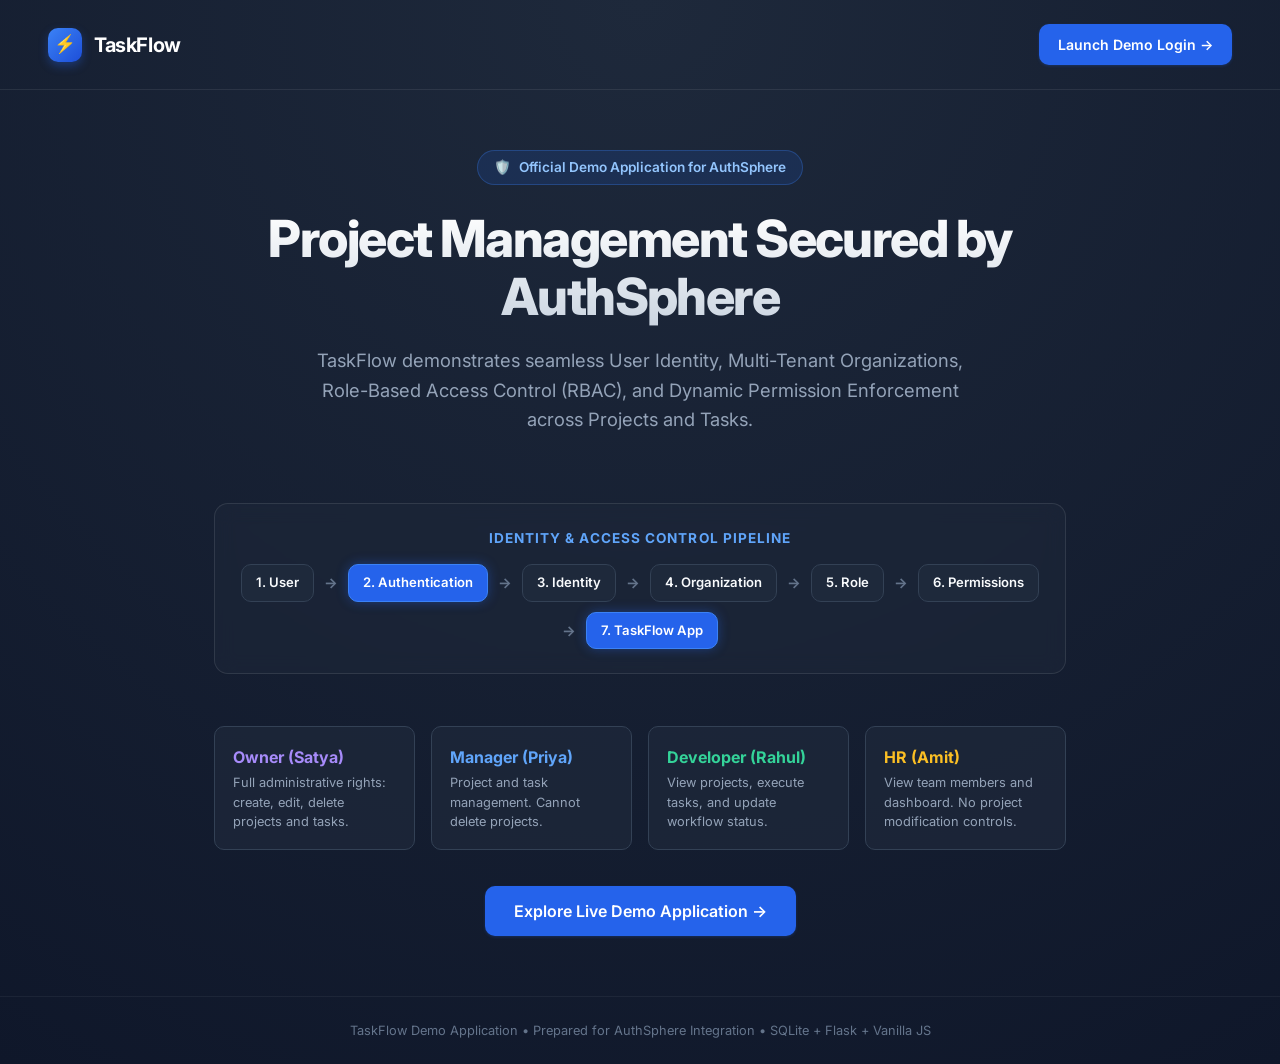
<file: Backend/templates/index.html>
<!DOCTYPE html>
<html lang="en">
<head>
  <meta charset="UTF-8">
  <meta name="viewport" content="width=device-width, initial-scale=1.0">
  <title>TaskFlow - Project Management Secured by AuthSphere</title>
  <meta name="description" content="TaskFlow is a modern project-management demo application showcasing AuthSphere identity, organization, role-based access control (RBAC), and permission enforcement.">
  <link rel="stylesheet" href="/static/style.css">
</head>
<body class="auth-page-container">

  <!-- Top Navigation -->
  <nav class="landing-nav">
    <div class="brand-logo">
      <div class="brand-icon">⚡</div>
      <span>TaskFlow</span>
    </div>
    <div>
      <a href="/login.html" class="btn btn-primary" id="landing-login-btn">Launch Demo Login →</a>
    </div>
  </nav>

  <!-- Hero Section -->
  <main class="landing-hero">
    <div class="hero-badge">
      <span>🛡️</span> Official Demo Application for AuthSphere
    </div>

    <h1 class="hero-title">
      Project Management Secured by AuthSphere
    </h1>

    <p class="hero-subtitle">
      TaskFlow demonstrates seamless User Identity, Multi-Tenant Organizations, Role-Based Access Control (RBAC), and Dynamic Permission Enforcement across Projects and Tasks.
    </p>

    <!-- Architecture Pipeline Diagram -->
    <div class="pipeline-box">
      <div class="pipeline-title">Identity & Access Control Pipeline</div>
      <div class="pipeline-steps">
        <div class="pipeline-step">1. User</div>
        <div class="pipeline-arrow">→</div>
        <div class="pipeline-step highlight">2. Authentication</div>
        <div class="pipeline-arrow">→</div>
        <div class="pipeline-step">3. Identity</div>
        <div class="pipeline-arrow">→</div>
        <div class="pipeline-step">4. Organization</div>
        <div class="pipeline-arrow">→</div>
        <div class="pipeline-step">5. Role</div>
        <div class="pipeline-arrow">→</div>
        <div class="pipeline-step">6. Permissions</div>
        <div class="pipeline-arrow">→</div>
        <div class="pipeline-step highlight">7. TaskFlow App</div>
      </div>
    </div>

    <!-- Features & Roles Preview -->
    <div style="display: grid; grid-template-columns: repeat(auto-fit, minmax(200px, 1fr)); gap: 16px; width: 100%; margin: 20px 0 36px;">
      <div style="background: rgba(30,41,59,0.7); border: 1px solid #334155; padding: 18px; border-radius: 10px; text-align: left;">
        <div style="font-weight: 700; color: #a78bfa; margin-bottom: 4px;">Owner (Satya)</div>
        <div style="font-size: 0.8rem; color: #94a3b8;">Full administrative rights: create, edit, delete projects and tasks.</div>
      </div>
      <div style="background: rgba(30,41,59,0.7); border: 1px solid #334155; padding: 18px; border-radius: 10px; text-align: left;">
        <div style="font-weight: 700; color: #60a5fa; margin-bottom: 4px;">Manager (Priya)</div>
        <div style="font-size: 0.8rem; color: #94a3b8;">Project and task management. Cannot delete projects.</div>
      </div>
      <div style="background: rgba(30,41,59,0.7); border: 1px solid #334155; padding: 18px; border-radius: 10px; text-align: left;">
        <div style="font-weight: 700; color: #34d399; margin-bottom: 4px;">Developer (Rahul)</div>
        <div style="font-size: 0.8rem; color: #94a3b8;">View projects, execute tasks, and update workflow status.</div>
      </div>
      <div style="background: rgba(30,41,59,0.7); border: 1px solid #334155; padding: 18px; border-radius: 10px; text-align: left;">
        <div style="font-weight: 700; color: #fbbf24; margin-bottom: 4px;">HR (Amit)</div>
        <div style="font-size: 0.8rem; color: #94a3b8;">View team members and dashboard. No project modification controls.</div>
      </div>
    </div>

    <div>
      <a href="/login.html" class="btn btn-primary" style="padding: 12px 28px; font-size: 1rem;" id="cta-start-btn">Explore Live Demo Application →</a>
    </div>
  </main>

  <footer style="text-align: center; padding: 24px; color: #64748b; font-size: 0.8rem; border-top: 1px solid rgba(255,255,255,0.05);">
    TaskFlow Demo Application • Prepared for AuthSphere Integration • SQLite + Flask + Vanilla JS
  </footer>

</body>
</html>
</file>
<file: static/style.css>
/* ==========================================================================
   TaskFlow - Modern & Professional Project Management Stylesheet
   Designed as the demo application for AuthSphere RBAC & Identity
   ========================================================================== */

@import url('https://fonts.googleapis.com/css2?family=Inter:wght@300;400;500;600;700;800&display=swap');

:root {
  /* Color Palette */
  --bg-main: #f8fafc;
  --bg-surface: #ffffff;
  --bg-surface-hover: #f1f5f9;
  --bg-sidebar: #0f172a;
  --bg-sidebar-hover: #1e293b;
  --bg-sidebar-active: #2563eb;
  
  --text-primary: #0f172a;
  --text-secondary: #475569;
  --text-muted: #94a3b8;
  --text-inverse: #ffffff;
  
  --border-color: #e2e8f0;
  --border-light: #f1f5f9;
  --border-focus: #3b82f6;
  
  --primary: #2563eb;
  --primary-hover: #1d4ed8;
  --primary-light: #eff6ff;
  
  --success: #10b981;
  --success-light: #ecfdf5;
  --success-text: #047857;
  
  --warning: #f59e0b;
  --warning-light: #fffbeb;
  --warning-text: #b45309;
  
  --danger: #ef4444;
  --danger-light: #fef2f2;
  --danger-text: #b91c1c;
  
  --purple: #8b5cf6;
  --purple-light: #f5f3ff;
  --purple-text: #6d28d9;

  /* Typography & Sizing */
  --font-sans: 'Inter', -apple-system, BlinkMacSystemFont, "Segoe UI", Roboto, sans-serif;
  --sidebar-width: 260px;
  --radius-sm: 6px;
  --radius-md: 10px;
  --radius-lg: 14px;
  --radius-full: 9999px;
  
  --shadow-sm: 0 1px 2px 0 rgba(0, 0, 0, 0.05);
  --shadow-md: 0 4px 6px -1px rgba(0, 0, 0, 0.07), 0 2px 4px -2px rgba(0, 0, 0, 0.05);
  --shadow-lg: 0 10px 15px -3px rgba(0, 0, 0, 0.08), 0 4px 6px -4px rgba(0, 0, 0, 0.04);
  --shadow-xl: 0 20px 25px -5px rgba(0, 0, 0, 0.1), 0 8px 10px -6px rgba(0, 0, 0, 0.04);
  
  --transition: all 0.2s cubic-bezier(0.4, 0, 0.2, 1);
}

/* Base Styles */
* {
  box-sizing: border-box;
  margin: 0;
  padding: 0;
}

body {
  font-family: var(--font-sans);
  background-color: var(--bg-main);
  color: var(--text-primary);
  line-height: 1.5;
  -webkit-font-smoothing: antialiased;
}

a {
  color: inherit;
  text-decoration: none;
}

button, input, select, textarea {
  font-family: inherit;
}

/* ==========================================================================
   APP LAYOUT (Sidebar + Main Content Area)
   ========================================================================== */
.app-container {
  display: flex;
  min-height: 100vh;
  width: 100vw;
  overflow-x: hidden;
}

/* Sidebar */
.sidebar {
  width: var(--sidebar-width);
  background-color: var(--bg-sidebar);
  color: #94a3b8;
  display: flex;
  flex-direction: column;
  flex-shrink: 0;
  border-right: 1px solid #1e293b;
  position: sticky;
  top: 0;
  height: 100vh;
  z-index: 40;
}

.sidebar-header {
  padding: 24px 20px 18px;
  border-bottom: 1px solid #1e293b;
}

.brand-logo {
  display: flex;
  align-items: center;
  gap: 12px;
  color: #ffffff;
  font-weight: 700;
  font-size: 1.25rem;
  letter-spacing: -0.02em;
}

.brand-icon {
  width: 34px;
  height: 34px;
  background: linear-gradient(135deg, #3b82f6, #1d4ed8);
  border-radius: var(--radius-md);
  display: flex;
  align-items: center;
  justify-content: center;
  color: #ffffff;
  font-size: 1.1rem;
  box-shadow: 0 4px 10px rgba(37, 99, 235, 0.35);
}

.org-pill {
  margin-top: 10px;
  display: inline-flex;
  align-items: center;
  gap: 6px;
  background: #1e293b;
  color: #cbd5e1;
  padding: 4px 10px;
  border-radius: var(--radius-sm);
  font-size: 0.78rem;
  font-weight: 500;
}

.org-indicator {
  width: 6px;
  height: 6px;
  background-color: #10b981;
  border-radius: 50%;
}

.sidebar-nav {
  padding: 20px 12px;
  flex: 1;
  overflow-y: auto;
  display: flex;
  flex-direction: column;
  gap: 22px;
}

.nav-section-title {
  font-size: 0.72rem;
  text-transform: uppercase;
  letter-spacing: 0.08em;
  color: #64748b;
  font-weight: 600;
  padding: 0 10px 6px;
}

.nav-list {
  list-style: none;
  display: flex;
  flex-direction: column;
  gap: 4px;
}

.nav-link {
  display: flex;
  align-items: center;
  gap: 12px;
  padding: 10px 14px;
  color: #94a3b8;
  font-size: 0.9rem;
  font-weight: 500;
  border-radius: var(--radius-md);
  transition: var(--transition);
}

.nav-link:hover {
  background-color: var(--bg-sidebar-hover);
  color: #ffffff;
}

.nav-link.active {
  background-color: var(--bg-sidebar-active);
  color: #ffffff;
  font-weight: 600;
  box-shadow: 0 4px 12px rgba(37, 99, 235, 0.3);
}

.nav-icon {
  font-size: 1.1rem;
  width: 20px;
  text-align: center;
}

/* Sidebar Footer Profile Area */
.sidebar-footer {
  padding: 16px 14px;
  border-top: 1px solid #1e293b;
  background-color: #0b1120;
}

.user-profile-widget {
  display: flex;
  align-items: center;
  justify-content: space-between;
  gap: 10px;
}

.user-info-wrapper {
  display: flex;
  align-items: center;
  gap: 10px;
  min-width: 0;
}

.user-avatar {
  width: 36px;
  height: 36px;
  border-radius: 50%;
  background: #334155;
  color: #ffffff;
  display: flex;
  align-items: center;
  justify-content: center;
  font-weight: 700;
  font-size: 0.9rem;
  flex-shrink: 0;
  border: 2px solid #475569;
}

.user-text {
  min-width: 0;
}

.user-name {
  font-size: 0.88rem;
  font-weight: 600;
  color: #f8fafc;
  white-space: nowrap;
  overflow: hidden;
  text-overflow: ellipsis;
}

.user-role-badge {
  display: inline-block;
  font-size: 0.72rem;
  font-weight: 600;
  padding: 1px 8px;
  border-radius: var(--radius-full);
  margin-top: 2px;
}

.btn-logout-icon {
  background: transparent;
  border: none;
  color: #64748b;
  padding: 8px;
  border-radius: var(--radius-sm);
  cursor: pointer;
  transition: var(--transition);
  font-size: 1.1rem;
}

.btn-logout-icon:hover {
  background-color: #1e293b;
  color: #ef4444;
}

/* Main Content Wrapper */
.main-wrapper {
  flex: 1;
  display: flex;
  flex-direction: column;
  min-width: 0;
  background-color: var(--bg-main);
}

/* Top Navigation Bar */
.top-navbar {
  height: 68px;
  background-color: var(--bg-surface);
  border-bottom: 1px solid var(--border-color);
  display: flex;
  align-items: center;
  justify-content: space-between;
  padding: 0 32px;
  position: sticky;
  top: 0;
  z-index: 30;
}

.navbar-breadcrumbs {
  display: flex;
  align-items: center;
  gap: 8px;
  font-size: 0.88rem;
  color: var(--text-secondary);
}

.navbar-breadcrumbs .current-page {
  font-weight: 600;
  color: var(--text-primary);
}

.navbar-actions {
  display: flex;
  align-items: center;
  gap: 16px;
}

.authsphere-tag {
  display: inline-flex;
  align-items: center;
  gap: 6px;
  background: #f1f5f9;
  border: 1px solid var(--border-color);
  padding: 6px 12px;
  border-radius: var(--radius-full);
  font-size: 0.78rem;
  font-weight: 600;
  color: var(--text-secondary);
}

.authsphere-tag-dot {
  width: 7px;
  height: 7px;
  background: #2563eb;
  border-radius: 50%;
  box-shadow: 0 0 0 2px rgba(37, 99, 235, 0.2);
}

/* Page Content Container */
.page-content {
  padding: 32px;
  flex: 1;
  max-width: 1400px;
  width: 100%;
  margin: 0 auto;
}

.page-header {
  display: flex;
  align-items: center;
  justify-content: space-between;
  margin-bottom: 28px;
  flex-wrap: wrap;
  gap: 16px;
}

.page-title {
  font-size: 1.65rem;
  font-weight: 800;
  color: var(--text-primary);
  letter-spacing: -0.02em;
}

.page-subtitle {
  font-size: 0.9rem;
  color: var(--text-secondary);
  margin-top: 2px;
}

/* ==========================================================================
   ROLE BADGES & STATUS BADGES
   ========================================================================== */
.role-badge {
  display: inline-flex;
  align-items: center;
  gap: 4px;
  padding: 2px 10px;
  border-radius: var(--radius-full);
  font-size: 0.75rem;
  font-weight: 600;
  text-transform: capitalize;
}

.role-badge.role-owner {
  background-color: var(--purple-light);
  color: var(--purple-text);
  border: 1px solid #ddd6fe;
}

.role-badge.role-manager {
  background-color: var(--primary-light);
  color: var(--primary);
  border: 1px solid #bfdbfe;
}

.role-badge.role-developer {
  background-color: var(--success-light);
  color: var(--success-text);
  border: 1px solid #a7f3d0;
}

.role-badge.role-hr {
  background-color: var(--warning-light);
  color: var(--warning-text);
  border: 1px solid #fde68a;
}

/* Status Badges */
.status-badge {
  display: inline-flex;
  align-items: center;
  gap: 5px;
  padding: 3px 10px;
  border-radius: var(--radius-full);
  font-size: 0.75rem;
  font-weight: 600;
}

.status-badge.status-active,
.status-badge.status-in-progress {
  background-color: var(--primary-light);
  color: var(--primary);
  border: 1px solid #bfdbfe;
}

.status-badge.status-completed {
  background-color: var(--success-light);
  color: var(--success-text);
  border: 1px solid #a7f3d0;
}

.status-badge.status-planning,
.status-badge.status-todo {
  background-color: var(--warning-light);
  color: var(--warning-text);
  border: 1px solid #fde68a;
}

/* ==========================================================================
   BUTTONS & CONTROLS
   ========================================================================== */
.btn {
  display: inline-flex;
  align-items: center;
  justify-content: center;
  gap: 8px;
  padding: 9px 18px;
  font-size: 0.88rem;
  font-weight: 600;
  border-radius: var(--radius-md);
  border: 1px solid transparent;
  cursor: pointer;
  transition: var(--transition);
  outline: none;
}

.btn-primary {
  background-color: var(--primary);
  color: #ffffff;
  box-shadow: 0 1px 3px rgba(37, 99, 235, 0.25);
}

.btn-primary:hover {
  background-color: var(--primary-hover);
  box-shadow: 0 4px 10px rgba(37, 99, 235, 0.35);
}

.btn-secondary {
  background-color: var(--bg-surface);
  border-color: var(--border-color);
  color: var(--text-secondary);
}

.btn-secondary:hover {
  background-color: var(--bg-surface-hover);
  color: var(--text-primary);
}

.btn-danger {
  background-color: var(--danger);
  color: #ffffff;
}

.btn-danger:hover {
  background-color: #dc2626;
}

.btn-sm {
  padding: 5px 10px;
  font-size: 0.8rem;
  border-radius: var(--radius-sm);
}

.btn-icon-only {
  padding: 8px;
  border-radius: var(--radius-sm);
  background: transparent;
  border: 1px solid transparent;
  color: var(--text-secondary);
  cursor: pointer;
}

.btn-icon-only:hover {
  background: var(--bg-surface-hover);
  border-color: var(--border-color);
  color: var(--text-primary);
}

.btn-icon-danger:hover {
  background: var(--danger-light);
  color: var(--danger);
  border-color: #fecaca;
}

/* ==========================================================================
   STATS CARDS (DASHBOARD)
   ========================================================================== */
.dashboard-greeting {
  background: linear-gradient(135deg, #1e293b 0%, #0f172a 100%);
  color: #ffffff;
  padding: 28px 32px;
  border-radius: var(--radius-lg);
  margin-bottom: 28px;
  display: flex;
  justify-content: space-between;
  align-items: center;
  box-shadow: var(--shadow-md);
  border: 1px solid #334155;
}

.greeting-text h2 {
  font-size: 1.6rem;
  font-weight: 700;
  margin-bottom: 6px;
}

.greeting-text p {
  color: #94a3b8;
  font-size: 0.95rem;
}

.greeting-badges {
  display: flex;
  gap: 10px;
  align-items: center;
}

.stats-grid {
  display: grid;
  grid-template-columns: repeat(auto-fit, minmax(240px, 1fr));
  gap: 20px;
  margin-bottom: 32px;
}

.stat-card {
  background: var(--bg-surface);
  border: 1px solid var(--border-color);
  border-radius: var(--radius-lg);
  padding: 22px;
  display: flex;
  align-items: center;
  justify-content: space-between;
  box-shadow: var(--shadow-sm);
  transition: var(--transition);
}

.stat-card:hover {
  transform: translateY(-2px);
  box-shadow: var(--shadow-md);
  border-color: #cbd5e1;
}

.stat-content {
  display: flex;
  flex-direction: column;
}

.stat-label {
  font-size: 0.85rem;
  font-weight: 500;
  color: var(--text-secondary);
}

.stat-value {
  font-size: 1.85rem;
  font-weight: 800;
  color: var(--text-primary);
  margin-top: 4px;
}

.stat-subtext {
  font-size: 0.75rem;
  color: var(--text-muted);
  margin-top: 2px;
}

.stat-icon-wrapper {
  width: 48px;
  height: 48px;
  border-radius: var(--radius-md);
  display: flex;
  align-items: center;
  justify-content: center;
  font-size: 1.4rem;
}

.stat-icon-projects {
  background-color: var(--primary-light);
  color: var(--primary);
}

.stat-icon-tasks {
  background-color: var(--warning-light);
  color: var(--warning-text);
}

.stat-icon-team {
  background-color: var(--purple-light);
  color: var(--purple-text);
}

.stat-icon-completed {
  background-color: var(--success-light);
  color: var(--success-text);
}

/* Dashboard Sections Grid */
.dashboard-grid {
  display: grid;
  grid-template-columns: 1.6fr 1.2fr;
  gap: 24px;
}

@media (max-width: 1024px) {
  .dashboard-grid {
    grid-template-columns: 1fr;
  }
}

.card {
  background: var(--bg-surface);
  border: 1px solid var(--border-color);
  border-radius: var(--radius-lg);
  box-shadow: var(--shadow-sm);
  overflow: hidden;
}

.card-header {
  padding: 18px 24px;
  border-bottom: 1px solid var(--border-color);
  display: flex;
  align-items: center;
  justify-content: space-between;
}

.card-title {
  font-size: 1.05rem;
  font-weight: 700;
  color: var(--text-primary);
}

.card-body {
  padding: 20px 24px;
}

/* Progress Bars */
.progress-bar-container {
  width: 100%;
  height: 8px;
  background-color: #f1f5f9;
  border-radius: var(--radius-full);
  overflow: hidden;
  margin-top: 6px;
}

.progress-bar-fill {
  height: 100%;
  background: linear-gradient(90deg, #3b82f6, #2563eb);
  border-radius: var(--radius-full);
  transition: width 0.4s ease;
}

/* Recent Projects Table / List */
.project-list-compact {
  display: flex;
  flex-direction: column;
  gap: 14px;
}

.project-item-compact {
  padding: 14px 16px;
  background: var(--bg-main);
  border: 1px solid var(--border-color);
  border-radius: var(--radius-md);
  display: flex;
  flex-direction: column;
  gap: 8px;
}

.project-item-header {
  display: flex;
  align-items: center;
  justify-content: space-between;
}

.project-item-name {
  font-weight: 600;
  font-size: 0.95rem;
  color: var(--text-primary);
}

/* Activity Feed */
.activity-feed {
  display: flex;
  flex-direction: column;
  gap: 16px;
}

.activity-item {
  display: flex;
  gap: 12px;
  align-items: flex-start;
  position: relative;
}

.activity-dot {
  width: 10px;
  height: 10px;
  border-radius: 50%;
  background-color: var(--primary);
  margin-top: 6px;
  flex-shrink: 0;
}

.activity-content {
  flex: 1;
  font-size: 0.88rem;
  color: var(--text-secondary);
}

.activity-actor {
  font-weight: 600;
  color: var(--text-primary);
}

.activity-time {
  font-size: 0.75rem;
  color: var(--text-muted);
  margin-top: 2px;
}

/* ==========================================================================
   PROJECTS PAGE
   ========================================================================== */
.controls-bar {
  display: flex;
  align-items: center;
  justify-content: space-between;
  gap: 16px;
  margin-bottom: 24px;
  flex-wrap: wrap;
}

.search-input-wrapper {
  position: relative;
  min-width: 280px;
  flex: 1;
  max-width: 400px;
}

.search-input {
  width: 100%;
  padding: 9px 14px 9px 38px;
  background: var(--bg-surface);
  border: 1px solid var(--border-color);
  border-radius: var(--radius-md);
  font-size: 0.88rem;
  color: var(--text-primary);
  outline: none;
  transition: var(--transition);
}

.search-input:focus {
  border-color: var(--primary);
  box-shadow: 0 0 0 3px rgba(37, 99, 235, 0.15);
}

.search-icon {
  position: absolute;
  left: 12px;
  top: 50%;
  transform: translateY(-50%);
  color: var(--text-muted);
  font-size: 0.9rem;
  pointer-events: none;
}

.filter-tabs {
  display: flex;
  background: #e2e8f0;
  padding: 4px;
  border-radius: var(--radius-md);
  gap: 4px;
}

.filter-tab {
  padding: 6px 14px;
  font-size: 0.82rem;
  font-weight: 600;
  color: var(--text-secondary);
  border-radius: var(--radius-sm);
  background: transparent;
  border: none;
  cursor: pointer;
  transition: var(--transition);
}

.filter-tab.active {
  background: var(--bg-surface);
  color: var(--text-primary);
  box-shadow: var(--shadow-sm);
}

.projects-grid {
  display: grid;
  grid-template-columns: repeat(auto-fill, minmax(320px, 1fr));
  gap: 24px;
}

.project-card {
  background: var(--bg-surface);
  border: 1px solid var(--border-color);
  border-radius: var(--radius-lg);
  padding: 24px;
  display: flex;
  flex-direction: column;
  justify-content: space-between;
  box-shadow: var(--shadow-sm);
  transition: var(--transition);
}

.project-card:hover {
  box-shadow: var(--shadow-md);
  border-color: #cbd5e1;
}

.project-card-header {
  display: flex;
  align-items: flex-start;
  justify-content: space-between;
  gap: 12px;
  margin-bottom: 12px;
}

.project-card-title {
  font-size: 1.15rem;
  font-weight: 700;
  color: var(--text-primary);
}

.project-card-desc {
  font-size: 0.88rem;
  color: var(--text-secondary);
  line-height: 1.45;
  margin-bottom: 20px;
  flex: 1;
}

.project-card-footer {
  border-top: 1px solid var(--border-light);
  padding-top: 16px;
  margin-top: 16px;
  display: flex;
  align-items: center;
  justify-content: space-between;
}

.project-members-group {
  display: flex;
  align-items: center;
}

.project-member-avatar {
  width: 28px;
  height: 28px;
  border-radius: 50%;
  background: #3b82f6;
  color: #ffffff;
  font-size: 0.72rem;
  font-weight: 700;
  display: flex;
  align-items: center;
  justify-content: center;
  border: 2px solid #ffffff;
  margin-left: -8px;
}

.project-member-avatar:first-child {
  margin-left: 0;
}

/* ==========================================================================
   TASKS PAGE
   ========================================================================== */
.tasks-container {
  display: flex;
  flex-direction: column;
  gap: 12px;
}

.task-card {
  background: var(--bg-surface);
  border: 1px solid var(--border-color);
  border-radius: var(--radius-md);
  padding: 16px 20px;
  display: flex;
  align-items: center;
  justify-content: space-between;
  gap: 16px;
  box-shadow: var(--shadow-sm);
  transition: var(--transition);
}

.task-card:hover {
  border-color: #cbd5e1;
  box-shadow: var(--shadow-md);
}

.task-main-info {
  display: flex;
  align-items: flex-start;
  gap: 16px;
  flex: 1;
  min-width: 0;
}

.task-status-selector {
  padding: 6px 10px;
  border-radius: var(--radius-md);
  font-size: 0.82rem;
  font-weight: 600;
  border: 1px solid var(--border-color);
  background: var(--bg-surface);
  cursor: pointer;
  outline: none;
}

.task-details {
  flex: 1;
  min-width: 0;
}

.task-title {
  font-size: 0.98rem;
  font-weight: 600;
  color: var(--text-primary);
  margin-bottom: 4px;
}

.task-desc {
  font-size: 0.85rem;
  color: var(--text-secondary);
}

.task-meta {
  display: flex;
  align-items: center;
  gap: 14px;
  margin-top: 8px;
  font-size: 0.78rem;
  color: var(--text-muted);
}

.task-project-pill {
  background: var(--bg-main);
  border: 1px solid var(--border-color);
  padding: 2px 8px;
  border-radius: var(--radius-sm);
  color: var(--text-secondary);
  font-weight: 500;
}

.task-assignee {
  display: flex;
  align-items: center;
  gap: 6px;
  color: var(--text-secondary);
}

.task-actions {
  display: flex;
  align-items: center;
  gap: 8px;
}

/* ==========================================================================
   TEAM PAGE
   ========================================================================== */
.team-grid {
  display: grid;
  grid-template-columns: repeat(auto-fill, minmax(280px, 1fr));
  gap: 24px;
}

.team-card {
  background: var(--bg-surface);
  border: 1px solid var(--border-color);
  border-radius: var(--radius-lg);
  padding: 28px 24px;
  text-align: center;
  box-shadow: var(--shadow-sm);
  display: flex;
  flex-direction: column;
  align-items: center;
  transition: var(--transition);
}

.team-card:hover {
  transform: translateY(-2px);
  box-shadow: var(--shadow-md);
  border-color: #cbd5e1;
}

.team-avatar-large {
  width: 72px;
  height: 72px;
  border-radius: 50%;
  background: linear-gradient(135deg, #1e293b, #334155);
  color: #ffffff;
  font-size: 1.8rem;
  font-weight: 700;
  display: flex;
  align-items: center;
  justify-content: center;
  margin-bottom: 16px;
  box-shadow: 0 4px 10px rgba(0, 0, 0, 0.1);
}

.team-name {
  font-size: 1.2rem;
  font-weight: 700;
  color: var(--text-primary);
  margin-bottom: 6px;
}

.team-email {
  font-size: 0.85rem;
  color: var(--text-secondary);
  margin-bottom: 12px;
}

.team-org {
  font-size: 0.78rem;
  color: var(--text-muted);
  margin-top: 14px;
  padding-top: 14px;
  border-top: 1px solid var(--border-light);
  width: 100%;
}

/* ==========================================================================
   MODAL SYSTEM
   ========================================================================== */
.modal-backdrop {
  position: fixed;
  inset: 0;
  background: rgba(15, 23, 42, 0.6);
  backdrop-filter: blur(4px);
  display: flex;
  align-items: center;
  justify-content: center;
  z-index: 100;
  opacity: 0;
  pointer-events: none;
  transition: opacity 0.2s ease;
}

.modal-backdrop.open {
  opacity: 1;
  pointer-events: auto;
}

.modal-dialog {
  background: var(--bg-surface);
  border-radius: var(--radius-lg);
  border: 1px solid var(--border-color);
  width: 100%;
  max-width: 520px;
  box-shadow: var(--shadow-xl);
  transform: scale(0.95);
  transition: transform 0.2s cubic-bezier(0.16, 1, 0.3, 1);
  overflow: hidden;
  margin: 20px;
}

.modal-backdrop.open .modal-dialog {
  transform: scale(1);
}

.modal-header {
  padding: 20px 24px;
  border-bottom: 1px solid var(--border-color);
  display: flex;
  align-items: center;
  justify-content: space-between;
}

.modal-title {
  font-size: 1.15rem;
  font-weight: 700;
  color: var(--text-primary);
}

.modal-body {
  padding: 24px;
}

.modal-footer {
  padding: 16px 24px;
  background: var(--bg-main);
  border-top: 1px solid var(--border-color);
  display: flex;
  align-items: center;
  justify-content: flex-end;
  gap: 12px;
}

.form-group {
  margin-bottom: 18px;
}

.form-label {
  display: block;
  font-size: 0.85rem;
  font-weight: 600;
  color: var(--text-primary);
  margin-bottom: 6px;
}

.form-control {
  width: 100%;
  padding: 9px 12px;
  border: 1px solid var(--border-color);
  border-radius: var(--radius-md);
  font-size: 0.9rem;
  color: var(--text-primary);
  background: var(--bg-surface);
  outline: none;
  transition: var(--transition);
}

.form-control:focus {
  border-color: var(--primary);
  box-shadow: 0 0 0 3px rgba(37, 99, 235, 0.15);
}

textarea.form-control {
  resize: vertical;
  min-height: 80px;
}

/* ==========================================================================
   LANDING & LOGIN PAGES (AUTHSPHERE DEMO PRESENTATION)
   ========================================================================== */
.auth-page-container {
  min-height: 100vh;
  width: 100vw;
  background: radial-gradient(circle at 50% 0%, #1e293b 0%, #0f172a 100%);
  display: flex;
  flex-direction: column;
  color: #ffffff;
}

.landing-nav {
  display: flex;
  align-items: center;
  justify-content: space-between;
  padding: 24px 48px;
  border-bottom: 1px solid rgba(255, 255, 255, 0.08);
}

.landing-hero {
  flex: 1;
  display: flex;
  flex-direction: column;
  align-items: center;
  justify-content: center;
  text-align: center;
  padding: 60px 24px;
  max-width: 900px;
  margin: 0 auto;
}

.hero-badge {
  display: inline-flex;
  align-items: center;
  gap: 8px;
  background: rgba(37, 99, 235, 0.15);
  border: 1px solid rgba(59, 130, 246, 0.3);
  color: #93c5fd;
  padding: 6px 16px;
  border-radius: var(--radius-full);
  font-size: 0.85rem;
  font-weight: 600;
  margin-bottom: 24px;
}

.hero-title {
  font-size: 3.2rem;
  font-weight: 800;
  letter-spacing: -0.03em;
  line-height: 1.15;
  margin-bottom: 20px;
  background: linear-gradient(180deg, #ffffff 0%, #cbd5e1 100%);
  -webkit-background-clip: text;
  -webkit-text-fill-color: transparent;
}

.hero-subtitle {
  font-size: 1.15rem;
  color: #94a3b8;
  max-width: 680px;
  margin-bottom: 36px;
  line-height: 1.6;
}

/* Architecture Pipeline Diagram */
.pipeline-box {
  width: 100%;
  background: rgba(30, 41, 59, 0.5);
  border: 1px solid rgba(255, 255, 255, 0.1);
  border-radius: var(--radius-lg);
  padding: 24px;
  margin: 32px 0;
  backdrop-filter: blur(10px);
}

.pipeline-title {
  font-size: 0.85rem;
  text-transform: uppercase;
  letter-spacing: 0.08em;
  color: #60a5fa;
  font-weight: 700;
  margin-bottom: 16px;
}

.pipeline-steps {
  display: flex;
  align-items: center;
  justify-content: center;
  gap: 10px;
  flex-wrap: wrap;
}

.pipeline-step {
  background: #1e293b;
  border: 1px solid #334155;
  padding: 8px 14px;
  border-radius: var(--radius-md);
  font-size: 0.82rem;
  font-weight: 600;
  color: #f8fafc;
}

.pipeline-step.highlight {
  background: #2563eb;
  border-color: #3b82f6;
  color: #ffffff;
  box-shadow: 0 0 12px rgba(37, 99, 235, 0.4);
}

.pipeline-arrow {
  color: #64748b;
  font-weight: 700;
  font-size: 0.9rem;
}

/* Demo Login Card & User Switcher */
.login-card-wrapper {
  flex: 1;
  display: flex;
  align-items: center;
  justify-content: center;
  padding: 40px 20px;
}

.login-card {
  background: #1e293b;
  border: 1px solid #334155;
  border-radius: var(--radius-lg);
  padding: 36px 32px;
  width: 100%;
  max-width: 480px;
  box-shadow: var(--shadow-xl);
  text-align: center;
}

.login-title {
  font-size: 1.6rem;
  font-weight: 700;
  color: #ffffff;
  margin-bottom: 8px;
}

.login-desc {
  font-size: 0.9rem;
  color: #94a3b8;
  margin-bottom: 28px;
}

.demo-users-list {
  display: flex;
  flex-direction: column;
  gap: 12px;
  text-align: left;
}

.demo-user-btn {
  background: #0f172a;
  border: 1px solid #334155;
  border-radius: var(--radius-md);
  padding: 14px 18px;
  display: flex;
  align-items: center;
  justify-content: space-between;
  cursor: pointer;
  transition: var(--transition);
  color: #ffffff;
  width: 100%;
}

.demo-user-btn:hover {
  background: #1e293b;
  border-color: #3b82f6;
  transform: translateY(-1px);
  box-shadow: 0 4px 12px rgba(0, 0, 0, 0.2);
}

.demo-user-info {
  display: flex;
  align-items: center;
  gap: 12px;
}

.demo-user-name {
  font-weight: 600;
  font-size: 0.95rem;
}

.demo-user-email {
  font-size: 0.78rem;
  color: #94a3b8;
}

/* Toast Notifications */
.toast-container {
  position: fixed;
  bottom: 24px;
  right: 24px;
  display: flex;
  flex-direction: column;
  gap: 10px;
  z-index: 200;
}

.toast {
  background: #1e293b;
  color: #ffffff;
  border: 1px solid #334155;
  padding: 12px 18px;
  border-radius: var(--radius-md);
  font-size: 0.88rem;
  box-shadow: var(--shadow-lg);
  display: flex;
  align-items: center;
  gap: 10px;
  animation: slideInRight 0.25s ease-out;
  min-width: 260px;
}

.toast.toast-success {
  border-left: 4px solid #10b981;
}

.toast.toast-error {
  border-left: 4px solid #ef4444;
}

@keyframes slideInRight {
  from {
    transform: translateX(100%);
    opacity: 0;
  }
  to {
    transform: translateX(0);
    opacity: 1;
  }
}

/* Empty State */
.empty-state {
  text-align: center;
  padding: 48px 24px;
  color: var(--text-secondary);
}

.empty-state-icon {
  font-size: 2.5rem;
  margin-bottom: 12px;
  color: var(--text-muted);
}

.empty-state-title {
  font-weight: 700;
  font-size: 1.1rem;
  color: var(--text-primary);
  margin-bottom: 4px;
}

.empty-state-desc {
  font-size: 0.88rem;
  color: var(--text-muted);
  max-width: 360px;
  margin: 0 auto;
}
</file>
